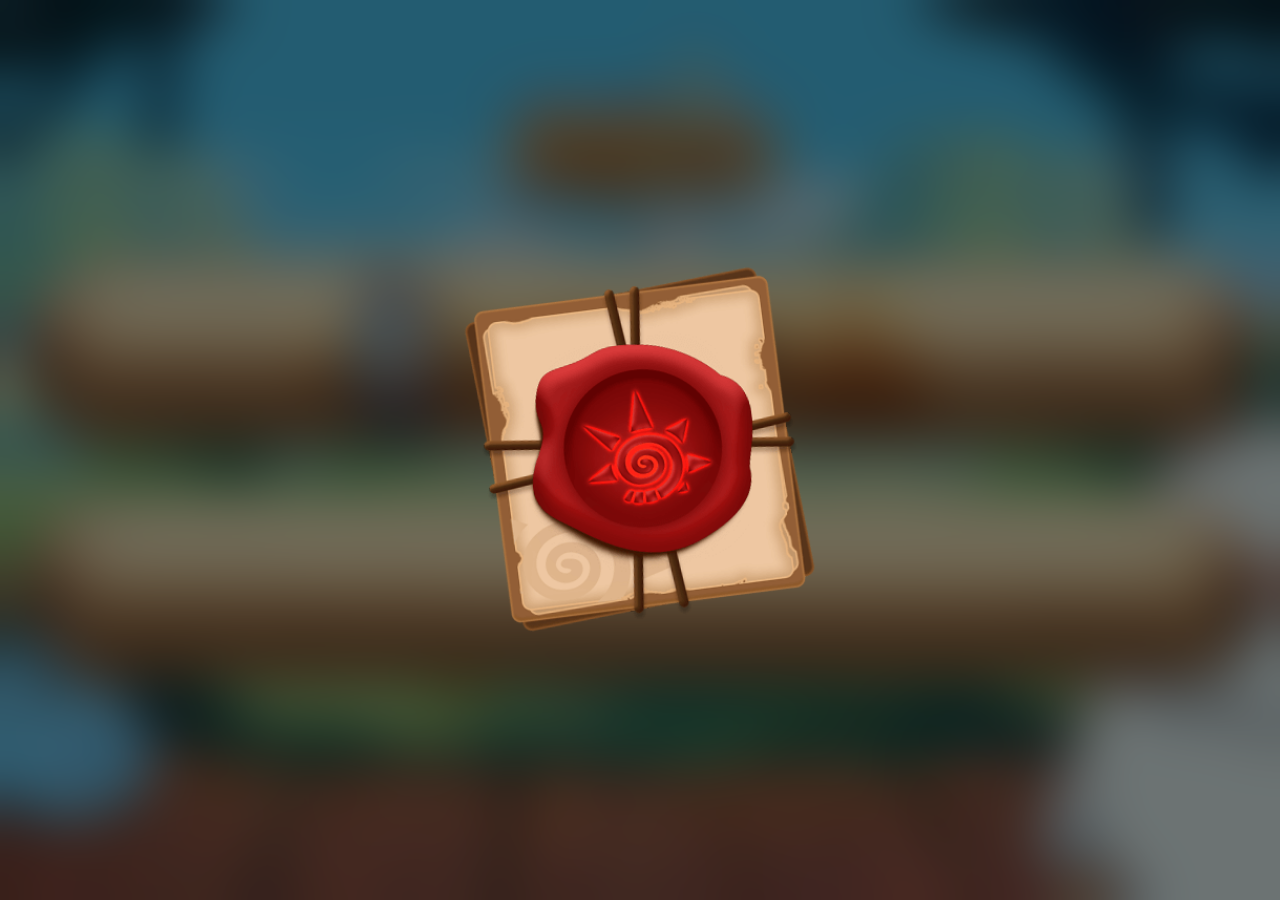
<file: index.html>
<!DOCTYPE html>
<html lang="zh-TW">

  <head>
    <meta charset="UTF-8">
    <meta http-equiv="X-UA-Compatible" content="IE=edge">
    <meta name="viewport" content="width=device-width, initial-scale=1.0">
    <title>童話世界 - 資料片</title>
    <meta name="description" content="雷爵 2023 年軟甜超萌手遊「童話世界」資料片介紹，支援 iOS 及 Android 雙平台。">
    <meta name="keywords" content="雷爵, 搖滾火箭, 手遊, APP, 童話世界, iOS, Android, download, 下載, 雪怪, 彩虹城, 資料片, 人魚之淚">
    <!-- FB 社群分享 -->
    <meta property="og:locale" content="zh_TW">
    <meta property="og:title" content="童話世界 - 資料片">
    <meta property="og:type" content="website">
    <meta property="og:description" content="雷爵 2023 年軟甜超萌手遊「童話世界」資料片介紹，支援 iOS 及 Android 雙平台。">
    <meta property="og:url" content="活動網址">
    <meta property="og:image" content="assets/images/fb-1200x630.png"><!--圖檔路徑需改成絕對路徑-->
    <meta property="og:site_name" content="童話世界 - APP 下載">
    <script src="assets/js/jquery-3.6.4.min.js"></script>
    <link rel="stylesheet" href="assets/css/all.css">
  </head>

  <body>


    <div class="overlay">
      <div class="mark"></div>
      <!-- <img src="assets/images/mark.png"> -->
    </div>


    <div class="bottom-bg">

      <div class="ossian">


        <!-- 遊戲LOGO............................................................. -->
        <figure class="game-logo">
          <img src="assets/images/logo.png" alt="童話世界的LOGO">
        </figure>



        <!-- 全部卷軸-人魚之淚..................................................... -->
        <div class="reels">



          <!-- 第一組卷軸......................................................... -->
          <div class="reel">
            <!-- 卷軸未展開的狀態.................................................. -->
            <div class="reel-img">
              <picture>
                <source srcset="assets/images/reel-m.png" media="(max-width: 880px)">
                <img src="assets/images/reel.png" alt="卷軸">
              </picture>
              <picture>
                <source srcset="assets/images/puk-1-m.png" media="(max-width: 880px)">
                <img src="assets/images/puk-1.png" alt="資料片-人魚之淚" class="data-1">
              </picture>
            </div>
            <!-- 卷軸展開的內容................................................... -->
            <div class="reel-content">
              <!-- 前言........................................................ -->
              <div class="copywriting">
                <div>
                  <div>深海傳出的優美歌聲，<span class="m-break">海中浮現的觸手身影。</span></div>
                  <div>王子、公主、魔女，<span class="m-break">愛恨糾葛的命運。</span></div>
                  <div>失落的大海秘寶，賦予力量覺醒。</div>
                  <div>隨身攜帶三叉戟的鯊魚女孩，<span class="m-break">四處尋找獵物。</span></div>
                  <div>史蓋窩克海那不為人知的祕密<span class="m-break">即將展現在各位觀眾面前。</span></div>
                </div>
              </div>
              <div class="yellow-bg">
                <!-- 故事背景.................................................... -->
                <div class="yellow-white-bg">
                  <figure class="wax-seal"><img src="assets/images/wax-seal.png" alt="蠟封"></figure>
                  <div class="content">
                    <dl class="fishing-prince">
                      <dd>
                        <h2 class="article-title title-1"><span>故事背景</span></h2>
                        <div>
                          <article class="fire">
                            相傳在史蓋窩克海岸附近有一名得到傳說中天才釣手「<em>九瓶</em>」真傳的少年，從小接受祖父的訓練，故年紀輕輕擁有一般人無法達到的高超釣魚技藝，深知各種魚類的生態。在海中大快朵頤享受垂釣成果。人們因那無人可敵的高超釣技，尊稱「<em>釣魚王子</em>」。
                          </article>
                          <p class="fire">
                            但這名少年卻在每逢月圓之夜，總是一人駕駛小船出海偷偷潛入海中，消失不見蹤影。然而當人們快遺忘他之時，卻帶著驚人財寶、稀有的海洋生物出現在眾人面前。深海傳出的優美歌聲，海中浮現的觸手身影，失落的大海秘寶，賦予力量覺醒。隨身攜帶三叉戟的鯊魚女孩，四處尋找獵物。史蓋窩克海那不為人知的祕密即將展現在各位觀眾面前。
                          </p>
                        </div>
                      </dd>
                      <dd>
                        <img src="assets/images/fishing-prince.png">
                      </dd>
                    </dl>
                  </div>
                </div>
                <!-- 史蓋窩克海.................................................. -->
                <div class="yellow-white-bg pb-2">
                  <figure class="wax-seal"><img src="assets/images/wax-seal.png" alt="蠟封"></figure>
                  <div class="content">
                    <h2 class="article-title title-2"><span>史蓋窩克海</span></h2>
                    <p>
                      <!-- <figure class="sgwk"><img src="assets/images/conch.png" alt="史蓋窩克海"></figure> -->
                      全新冒險地區，終年被迷霧隱藏的神秘海域終於重現人間。
                    </p>
                    <div class="deep">
                      <h3>探險六步驟</h3>
                      <dl class="screenshot">
                        <dd>
                          <figure>
                            <img src="assets/images/s-1.png" alt="在廣場前往大陸傳送門">
                            <figcaption>在廣場前往大陸傳送門</figcaption>
                          </figure>
                        </dd>
                        <dd>
                          <figure>
                            <img src="assets/images/s-2.png" alt="史蓋窩克海">
                            <figcaption>打開世界地圖，將可看到全新地區「史蓋窩克海」</figcaption>
                          </figure>
                        </dd>
                        <dd>
                          <figure>
                            <img src="assets/images/v-1.png" alt="進入「史蓋窩克海」">
                            <figcaption>進入「史蓋窩克海」</figcaption>
                          </figure>
                        </dd>
                        <dd>
                          <figure>
                            <img src="assets/images/v-2.png" alt="尋找魚人守衛">
                            <figcaption>尋找魚人守衛</figcaption>
                          </figure>
                        </dd>
                        <dd>
                          <figure>
                            <img src="assets/images/v-3.png" alt="可選擇海域困難度">
                            <figcaption>可選擇海域困難度</figcaption>
                          </figure>
                        </dd>
                        <dd>
                          <figure>
                            <img src="assets/images/v-4.png" alt="進入海域後，將可開始探險">
                            <figcaption>進入海域後，將可開始探險</figcaption>
                          </figure>
                        </dd>
                      </dl>
                    </div>
                    <ul class="gossip">
                      <li>
                        <h4>小道消息一</h4>在海中需要食用氧氣泡泡糖，才能獲得收穫。
                      </li>
                      <li>
                        <h4>小道消息二</h4>烏蘇拉開了一間商店，裡面有各種奇珍異寶。
                      </li>
                      <li>
                        <h4>小道消息三</h4>海域地形複雜，小心迷路。
                      </li>
                      <li>
                        <h4>小道消息四</h4>海域幻獸很強，沒有一定實力要小心。
                      </li>
                      <li>
                        <h4>小道消息五</h4>海域最深處，有神秘的強敵存在。
                      </li>
                      <li>
                        <h4>小道消息六</h4>傳聞海域中有「工作」築地正在建造中，或許未來人人有工作的機會存在。
                      </li>
                    </ul>
                  </div>
                </div>
                <!-- 祕寶背景.................................................... -->
                <div class="yellow-white-bg">
                  <figure class="wax-seal"><img src="assets/images/wax-seal.png" alt="蠟封"></figure>
                  <div class="content">
                    <h2 class="article-title title-3"><span>祕寶系統</span></h2>
                    <figure class="sgwk-title"><img src="assets/images/note.png" alt="暫定人魚之淚資料片第二次更新開放"></figure>
                    <figure class="sgwk"><img src="assets/images/conch.png" alt="史蓋窩克海"></figure>
                    
                    <p class="fire">
                      世界是一體兩面，一面是由各種故事所聚集而成的童話世界，另外一面是創世神所在的真實世界。每一篇故事的誕生，將會在真實世界中進行流傳。當人望達到一定程度，這篇故事，將會凝聚出一股神秘力量反饋到童話世界中。
                    </p>
                    <p class="fire">
                      今日，傳說失落文明「<em>亞特蘭迪斯</em>」的偉大祕寶「<em>神鰭海螺</em>」。將在史蓋窩克海地區再次展現威能!!相傳只要付出智商，就可以獲得任何解答。具備不可思議的魔法之力。</p>
                    <h3>祕寶「<span class="orange">神鰭海螺</span>」</h3>
                    <p class="fire">冒險者，可前往「<em>史蓋窩克海</em>」地區，擊敗出沒在此區域的幻獸將可獲得指定材料道具，收集一定數量即可解放祕寶之力，同時這些材料道具也可以提升祕寶能力。
                    </p>
                    <ul class="gossip pt-1-pb-1">
                      <li>
                        <h4>小道消息一</h4>傳說中水之女神就是因為使用了太多「神鰭海螺」，導致...
                      </li>
                      <li>
                        <h4>小道消息二</h4>祕寶非只有一種，在這個世界上還存在著許許多多的祕寶等待冒險者挖掘
                      </li>
                      <li>
                        <h4>小道消息三</h4>祕寶可提升幻獸的能力，其效果每種祕寶均為不同。透過各種搭配可變換多種玩法與策略
                      </li>
                    </ul>
                  </div>
                </div>
                <!-- 幻獸介紹.................................................... -->
                <div class="yellow-white-bg">
                  <figure class="wax-seal"><img src="assets/images/wax-seal.png" alt="蠟封"></figure>
                  <div class="content">
                    <h2 class="article-title title-4"><span>幻獸介紹</span></h2>
                    <!-- 人魚公主 -->
                    <div class="eudemons-rows">
                      <div>
                        <div class="water-bg">
                          <div class="eudemons mermaid">
                            <img src="assets/images/mermaid-1.png" alt="人魚公主">
                          </div>
                          <div class="buttons button1">
                            <button class="tag-water" data-image="assets/images/mermaid-1.png"
                              data-text="海洋之音(水屬性)；指定條件：目標身上持有降攻效果。"><!--水屬性--></button>
                            <button class="tag-fire" data-image="assets/images/mermaid-2.png"
                              data-text="熱情狂歌(火屬性)；指定條件：目標身上持有降防效果。"><!--火屬性--></button>
                            <button class="tag-wind" data-image="assets/images/mermaid-3.png"
                              data-text="翡翠呢喃(風屬性)；指定條件：目標身上持有緩速效果。"><!--風屬性--></button>
                          </div>
                        </div>
                      </div>
                      <div>
                        <h3>種族</h3>
                        <p>人魚</p>
                        <h3>固有奧義</h3>
                        <p>
                          攻擊敵方1排，並隨機魅惑1名敵人，被魅惑對象會幫助攻擊敵人，如達成指定條件(依據屬性有不同條件)，則魅惑回合數提升。
                        <div class="textContent1">海洋之音(水屬性)；指定條件：目標身上持有降攻效果。</div>
                        </p>
                      </div>
                      <div>
                        <h3>簡介</h3>
                        <p>
                          傳說中的生物，相傳擁有天籟般的歌喉，任何人聽了都會沉淪迷失在那美妙的聲音中無法自拔，故時常發生水手傾聽失神，使航船觸礁沉沒。在人魚世界中有一名年輕的人魚，對人類世界充滿了好奇心，時常在月圓之夜偷偷游到海面去，趴在礁岩上望著米司特里亞大陸。
                        </p>
                      </div>
                    </div>
                    <!-- 寄居蟹 -->
                    <div class="eudemons-rows">
                      <div>
                        <div class="water-bg">
                          <div class="eudemons hermit-crab">
                            <img src="assets/images/hermit-crab-1.png" alt="寄居蟹">
                          </div>
                          <div class="buttons button2">
                            <button class="tag-water" data-image="assets/images/hermit-crab-1.png"
                              data-text="蟹甲衝擊(水屬性)；效果：提升自身暴擊抵抗"><!--水屬性--></button>
                            <button class="tag-fire" data-image="assets/images/hermit-crab-2.png"
                              data-text="炙燒飛輪(火屬性)；效果：提升自身檔格率"><!--火屬性--></button>
                            <button class="tag-wind" data-image="assets/images/hermit-crab-3.png"
                              data-text="楓葉飛車(風屬性)；效果：提升自身異常抵抗"><!--風屬性--></button>
                          </div>
                        </div>
                      </div>
                      <div>
                        <h3>種族</h3>
                        <p>寄居蟹</p>
                        <h3>固有奧義</h3>
                        <p>
                          攻擊敵方1人，並同時提升自身某項能力(依據屬性有不同效果)、玩家獲得一次傷害減免。
                        <div class="textContent2">蟹甲衝擊(水屬性)效果：提升自身暴擊抵抗</div>
                        </p>
                      </div>
                      <div>
                        <h3>簡介</h3>
                        <p>
                          強力的雙鉗、無論是沙灘、珊瑚礁、海岸線至深海海底的不同深度海水中隨處可見。
                        </p>
                      </div>
                    </div>
                    <!-- 魚人精靈 -->
                    <div class="eudemons-rows">
                      <div>
                        <div class="water-bg">
                          <div class="eudemons elves">
                            <img src="assets/images/elves-1.png" alt="魚人精靈">
                          </div>
                          <div class="buttons button3">
                            <button class="tag-water" data-image="assets/images/elves-1.png"
                              data-text="蔚藍加護(水屬性)；指定條件：目標身上持有降攻效果。"><!--水屬性--></button>
                            <button class="tag-fire" data-image="assets/images/elves-2.png"
                              data-text="赤色祈禱(火屬性)；指定條件：目標身上持有降防效果。"><!--火屬性--></button>
                            <button class="tag-wind" data-image="assets/images/elves-3.png"
                              data-text="千葉祝福(風屬性)；指定條件：目標身上持有緩速效果。"><!--風屬性--></button>
                          </div>
                        </div>
                      </div>
                      <div>
                        <h3>種族</h3>
                        <p>魚人</p>
                        <h3>固有奧義</h3>
                        <p>
                          攻擊敵方1人，並同時回復玩家一定生命值，如達成指定條件(依據屬性有不同條件)，則恢復力提升。
                        <div class="textContent3"><span class="orange">蔚藍加護(水屬性)</span><br>指定條件：目標身上持有降攻效果。</div>
                        </p>
                      </div>
                      <div>
                        <h3>簡介</h3>
                        <p>
                          夢幻的種族。外貌具有一半人和一半魚的特徵，可生活在陸地與海中。多數魚人族喜好和平，因受到海洋的祝福，故可以使用治癒系的能力，深受海洋世界生物的喜愛，天生擁有強健的體魄，故有些魚人族具有極高的戰鬥能力。
                        </p>
                      </div>
                    </div>
                    <!-- 釣魚王子 -->
                    <div class="eudemons-rows">
                      <div>
                        <div class="water-bg">
                          <div class="eudemons prince">
                            <img src="assets/images/prince-1.png" alt="釣魚王子">
                          </div>
                          <div class="buttons button4">
                            <button class="tag-water" data-image="assets/images/prince-1.png"><!--水屬性--></button>
                            <button class="tag-fire" data-image="assets/images/prince-2.png"><!--火屬性--></button>
                            <button class="tag-wind" data-image="assets/images/prince-3.png"><!--風屬性--></button>
                          </div>
                        </div>
                      </div>
                      <div>
                        <h3>種族</h3>
                        <p>獸鬥士</p>
                        <h3>固有奧義</h3>
                        <p>路亞九釣；效果：攻擊敵方1排，獲得一層路亞九釣效果，累積2層，可立即減少幻獸本身所有正在CD時間中的學習技能(最多減少 X回合)。</p>
                      </div>
                      <div>
                        <h3>簡介</h3>
                        <p>
                          相傳在史蓋窩克海岸附近有一名得到傳說中天才釣手「九瓶」真傳的少年，從小接受祖父的訓練，故年紀輕輕擁有一般人無法達到的高超釣魚技藝，深知各種魚類的生態。在海中大快朵頤享受垂釣成果。人們因那無人可敵的高超釣技，尊稱「釣魚王子」
                        </p>
                      </div>
                    </div>
                  </div>
                </div>
              </div>
            </div>
          </div>



          <!-- 第二組卷軸-天方夜譚.................................................. -->
          <div class="reel">
            <!-- 卷軸未展開的狀態................................................... -->
            <div class="reel-img">
              <picture>
                <source srcset="assets/images/reel-m.png" media="(max-width: 880px)">
                <img src="assets/images/reel.png" alt="卷軸">
              </picture>
              <!-- <picture>
            <source srcset="assets/images/puk-2-m.png" media="(max-width: 880px)">
            <img src="assets/images/puk-2.png" alt="資料片-天方夜譚" class="data-1">
          </picture> -->
            </div>
            <!-- 卷軸展開的內容................................................... -->
            <div class="reel-content">
              <div class="yellow-bg">
                <h2 style="margin:0 auto; padding: 1em 1rem; font-size: 2.5em;">- 敬請期待 -</h2>
              </div>
            </div>
          </div>
        </div><!--.reels end-->



      </div><!--.ossian edn-->
    </div><!--.bottom-bg end-->

    <script>
      $(document).ready(function () {


        // 取得 .overlay 和 .mark 物件
        var $overlay = $('.overlay');
        var $mark = $('.mark');

        // 綁定點擊 .mark 的事件處理函數
        $mark.click(function () {
          // 執行動畫效果
          $mark.animate({
            transform: 'scale(1)',
            width: '300%',
            height: '300%',
            opacity: 0,
          }, 500);

          $overlay.fadeOut(1000, function () {
            // 動畫結束後，將 .overlay 隱藏
            $overlay.css('display', 'none');
          });
        });


        // 預設將卷軸的內容收闔
        $('.reel-content').hide();
        // 點選卷軸的圖檔時，檢查當時內容是否有展開
        $('.reel-img').click(function () {
          // 檢查是否已展開
          if ($(this).next().is(':visible')) {
            // 已展開，關閉它
            $(this).next().slideUp("slow");
          } else {
            // 未展開，關閉其它所有面板，再展開它
            $('.reel-content').slideUp("slow");
            $(this).next().slideDown("slow");
          }
        });


        // 幻獸的屬性切換
        function imageTransition(a, b, c) {
          var defaultImage = $(b + ' button:first-of-type').data('image');
          $(a + ' img').attr('src', defaultImage).animate({ left: '0', opacity: 1 }, 500);

          // 新增更新 .textContent 的程式碼
          var defaultText = $(b + ' button:first-of-type').data('text');
          $(c).text(defaultText);

          $(b + ' button').off('click', b + ' button').on('click', function () {
            var image = $(this).data('image');
            $(a + ' img').animate({ left: '50px', opacity: 0 }, 500, function () {
              $(this).attr('src', image).css({ left: '-50px' }).animate({ left: '0', opacity: 1 }, 500);
            });

            // 新增更新 .textContent 的程式碼
            var text = $(this).data('text');
            $(c).text(text);
          });
        }

        // 呼叫函式，載入美人魚
        imageTransition('.mermaid', '.button1', '.textContent1');
        // 呼叫函式，載入寄居蟹
        imageTransition('.hermit-crab', '.button2', '.textContent2');
        // 呼叫函式，載入魚人精靈
        imageTransition('.elves', '.button3', '.textContent3');
        // 呼叫函式，載入釣魚王子
        imageTransition('.prince', '.button4', '');


      });
    </script>
  </body>

</html>
</file>
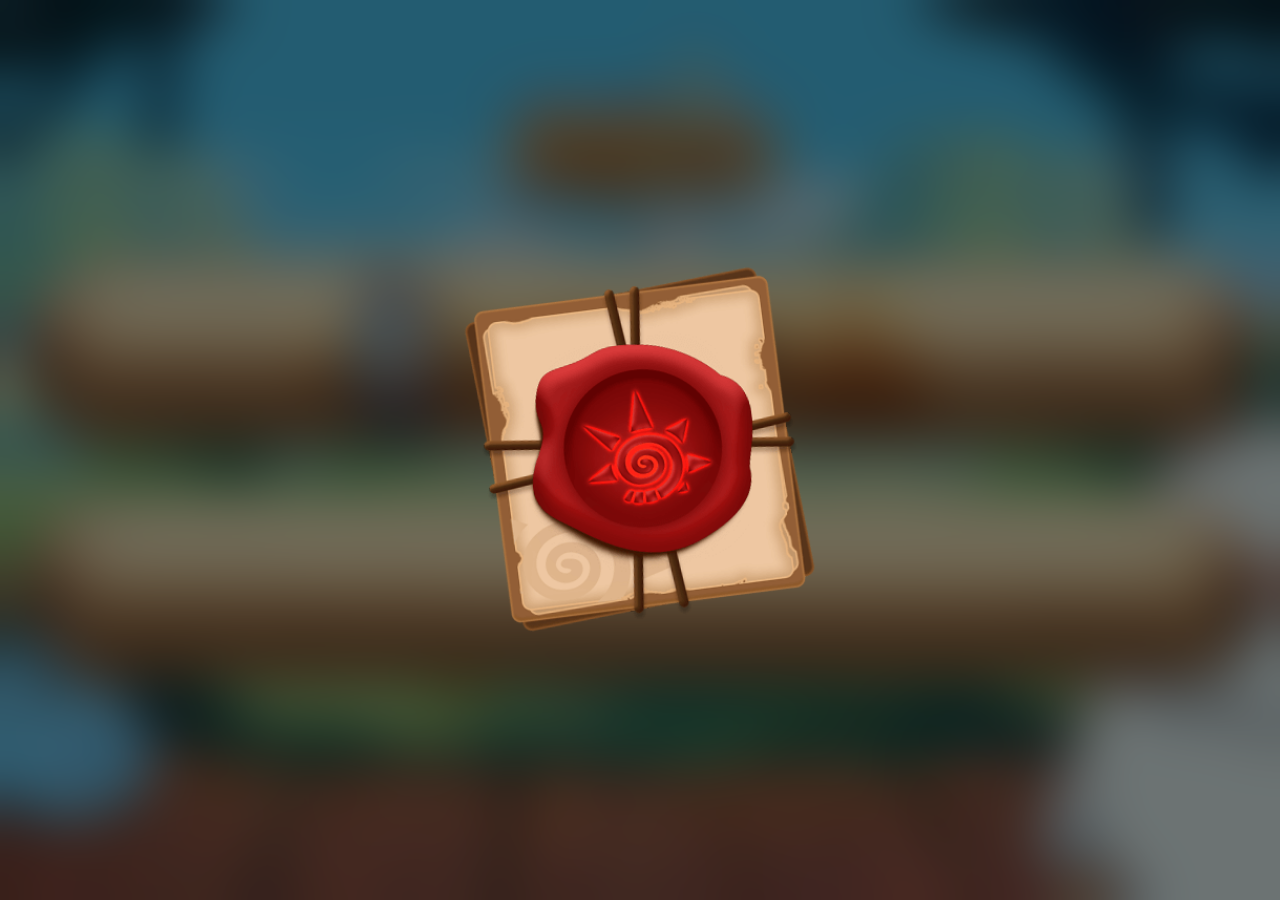
<file: test.html>
<!DOCTYPE html>
<html lang="zh-TW">

  <head>
    <meta charset="UTF-8">
    <meta http-equiv="X-UA-Compatible" content="IE=edge">
    <meta name="viewport" content="width=device-width, initial-scale=1.0">
    <title>童話世界 - 資料片</title>
    <meta name="description" content="雷爵 2023 年軟甜超萌手遊「童話世界」資料片介紹，支援 iOS 及 Android 雙平台。">
    <meta name="keywords" content="雷爵, 搖滾火箭, 手遊, APP, 童話世界, iOS, Android, download, 下載, 雪怪, 彩虹城, 資料片, 人魚之淚">
    <!-- FB 社群分享 -->
    <meta property="og:locale" content="zh_TW">
    <meta property="og:title" content="童話世界 - 資料片">
    <meta property="og:type" content="website">
    <meta property="og:description" content="雷爵 2023 年軟甜超萌手遊「童話世界」資料片介紹，支援 iOS 及 Android 雙平台。">
    <meta property="og:url" content="活動網址">
    <meta property="og:image" content="assets/images/fb-1200x630.png"><!--圖檔路徑需改成絕對路徑-->
    <meta property="og:site_name" content="童話世界 - APP 下載">
    <script src="assets/js/jquery-3.6.4.min.js"></script>
    <link rel="stylesheet" href="assets/css/all.css">
  </head>

  <body>


    <div class="overlay">
      <div class="mark"></div>
      <!-- <img src="assets/images/mark.png"> -->
    </div>


    <div class="bottom-bg">

      <div class="ossian">


        <!-- 遊戲LOGO............................................................. -->
        <figure class="game-logo">
          <img src="assets/images/logo.png" alt="童話世界的LOGO">
        </figure>



        <!-- 全部卷軸-人魚之淚..................................................... -->
        <div class="reels">



          <!-- 第一組卷軸......................................................... -->
          <div class="reel">
            <!-- 卷軸未展開的狀態.................................................. -->
            <div class="reel-img">
              <picture>
                <source srcset="assets/images/reel-m.png" media="(max-width: 880px)">
                <img src="assets/images/reel.png" alt="卷軸">
              </picture>
              <picture>
                <source srcset="assets/images/puk-1-m.png" media="(max-width: 880px)">
                <img src="assets/images/puk-1.png" alt="資料片-人魚之淚" class="data-1">
              </picture>
            </div>
            <!-- 卷軸展開的內容................................................... -->
            <div class="reel-content">
              <!-- 前言........................................................ -->
              <div class="copywriting">
                <div>
                  <div>深海傳出的優美歌聲，<span class="m-break">海中浮現的觸手身影。</span></div>
                  <div>王子、公主、魔女，<span class="m-break">愛恨糾葛的命運。</span></div>
                  <div>失落的大海秘寶，賦予力量覺醒。</div>
                  <div>隨身攜帶三叉戟的鯊魚女孩，<span class="m-break">四處尋找獵物。</span></div>
                  <div>史蓋窩克海那不為人知的祕密<span class="m-break">即將展現在各位觀眾面前。</span></div>
                </div>
              </div>
              <div class="yellow-bg">
                <!-- 故事背景.................................................... -->
                <div class="yellow-white-bg">
                  <figure class="wax-seal"><img src="assets/images/wax-seal.png" alt="蠟封"></figure>
                  <div class="content">
                    <dl class="fishing-prince">
                      <dd>
                        <h2 class="article-title title-1"><span>故事背景</span></h2>
                        <div>
                          <article class="fire">
                            相傳在史蓋窩克海岸附近有一名得到傳說中天才釣手「<em>九瓶</em>」真傳的少年，從小接受祖父的訓練，故年紀輕輕擁有一般人無法達到的高超釣魚技藝，深知各種魚類的生態。在海中大快朵頤享受垂釣成果。人們因那無人可敵的高超釣技，尊稱「<em>釣魚王子</em>」。
                          </article>
                          <p class="fire">
                            但這名少年卻在每逢月圓之夜，總是一人駕駛小船出海偷偷潛入海中，消失不見蹤影。然而當人們快遺忘他之時，卻帶著驚人財寶、稀有的海洋生物出現在眾人面前。深海傳出的優美歌聲，海中浮現的觸手身影，失落的大海秘寶，賦予力量覺醒。隨身攜帶三叉戟的鯊魚女孩，四處尋找獵物。史蓋窩克海那不為人知的祕密即將展現在各位觀眾面前。
                          </p>
                        </div>
                      </dd>
                      <dd>
                        <img src="assets/images/fishing-prince.png">
                      </dd>
                    </dl>
                  </div>
                </div>
                <!-- 史蓋窩克海.................................................. -->
                <div class="yellow-white-bg pb-2">
                  <figure class="wax-seal"><img src="assets/images/wax-seal.png" alt="蠟封"></figure>
                  <div class="content">
                    <h2 class="article-title title-2"><span>史蓋窩克海</span></h2>
                    <p>
                      <!-- <figure class="sgwk"><img src="assets/images/conch.png" alt="史蓋窩克海"></figure> -->
                      全新冒險地區，終年被迷霧隱藏的神秘海域終於重現人間。
                    </p>
                    <div class="deep">
                      <h3>探險六步驟</h3>
                      <dl class="screenshot">
                        <dd>
                          <figure>
                            <img src="assets/images/s-1.png" alt="在廣場前往大陸傳送門">
                            <figcaption>在廣場前往大陸傳送門</figcaption>
                          </figure>
                        </dd>
                        <dd>
                          <figure>
                            <img src="assets/images/s-2.png" alt="史蓋窩克海">
                            <figcaption>打開世界地圖，將可看到全新地區「史蓋窩克海」</figcaption>
                          </figure>
                        </dd>
                        <dd>
                          <figure>
                            <img src="assets/images/v-1.png" alt="進入「史蓋窩克海」">
                            <figcaption>進入「史蓋窩克海」</figcaption>
                          </figure>
                        </dd>
                        <dd>
                          <figure>
                            <img src="assets/images/v-2.png" alt="尋找魚人守衛">
                            <figcaption>尋找魚人守衛</figcaption>
                          </figure>
                        </dd>
                        <dd>
                          <figure>
                            <img src="assets/images/v-3.png" alt="可選擇海域困難度">
                            <figcaption>可選擇海域困難度</figcaption>
                          </figure>
                        </dd>
                        <dd>
                          <figure>
                            <img src="assets/images/v-4.png" alt="進入海域後，將可開始探險">
                            <figcaption>進入海域後，將可開始探險</figcaption>
                          </figure>
                        </dd>
                      </dl>
                    </div>
                    <ul class="gossip">
                      <li>
                        <h4>小道消息一</h4>在海中需要食用氧氣泡泡糖，才能獲得收穫。
                      </li>
                      <li>
                        <h4>小道消息二</h4>烏蘇拉開了一間商店，裡面有各種奇珍異寶。
                      </li>
                      <li>
                        <h4>小道消息三</h4>海域地形複雜，小心迷路。
                      </li>
                      <li>
                        <h4>小道消息四</h4>海域幻獸很強，沒有一定實力要小心。
                      </li>
                      <li>
                        <h4>小道消息五</h4>海域最深處，有神秘的強敵存在。
                      </li>
                      <li>
                        <h4>小道消息六</h4>傳聞海域中有「工作」築地正在建造中，或許未來人人有工作的機會存在。
                      </li>
                    </ul>
                  </div>
                </div>
                <!-- 祕寶背景.................................................... -->
                <div class="yellow-white-bg">
                  <figure class="wax-seal"><img src="assets/images/wax-seal.png" alt="蠟封"></figure>
                  <div class="content">
                    <h2 class="article-title title-3"><span>祕寶系統</span></h2>
                    <figure class="sgwk"><img src="assets/images/conch.png" alt="史蓋窩克海"></figure>
                    <p class="fire">
                      世界是一體兩面，一面是由各種故事所聚集而成的童話世界，另外一面是創世神所在的真實世界。每一篇故事的誕生，將會在真實世界中進行流傳。當人望達到一定程度，這篇故事，將會凝聚出一股神秘力量反饋到童話世界中。
                    </p>
                    <p class="fire">
                      今日，傳說失落文明「<em>亞特蘭迪斯</em>」的偉大祕寶「<em>神鰭海螺</em>」。將在史蓋窩克海地區再次展現威能!!相傳只要付出智商，就可以獲得任何解答。具備不可思議的魔法之力。</p>
                    <h3>祕寶「<span class="orange">神鰭海螺</span>」</h3>
                    <p class="fire">冒險者，可前往「<em>史蓋窩克海</em>」地區，擊敗出沒在此區域的幻獸將可獲得指定材料道具，收集一定數量即可解放祕寶之力，同時這些材料道具也可以提升祕寶能力。
                    </p>
                    <ul class="gossip pt-1-pb-1">
                      <li>
                        <h4>小道消息一</h4>傳說中水之女神就是因為使用了太多「神鰭海螺」，導致...
                      </li>
                      <li>
                        <h4>小道消息二</h4>祕寶非只有一種，在這個世界上還存在著許許多多的祕寶等待冒險者挖掘
                      </li>
                      <li>
                        <h4>小道消息三</h4>祕寶可提升幻獸的能力，其效果每種祕寶均為不同。透過各種搭配可變換多種玩法與策略
                      </li>
                    </ul>
                  </div>
                </div>
                <!-- 幻獸介紹.................................................... -->
                <div class="yellow-white-bg">
                  <figure class="wax-seal"><img src="assets/images/wax-seal.png" alt="蠟封"></figure>
                  <div class="content">
                    <h2 class="article-title title-4"><span>幻獸介紹</span></h2>
                    <!-- 人魚公主 -->
                    <div class="eudemons-rows">
                      <div>
                        <div class="water-bg">
                          <div class="eudemons mermaid">
                            <img src="assets/images/mermaid-1.png" alt="人魚公主">
                          </div>
                          <div class="buttons button1">
                            <button class="tag-water" data-image="assets/images/mermaid-1.png" data-text="海洋之音(水屬性)；指定條件：目標身上持有降攻效果。"><!--水屬性--></button>
                            <button class="tag-fire" data-image="assets/images/mermaid-2.png" data-text="熱情狂歌(火屬性)；指定條件：目標身上持有降攻效果。"><!--火屬性--></button>
                            <button class="tag-wind" data-image="assets/images/mermaid-3.png" data-text="翡翠呢喃(風屬性)；指定條件：目標身上持有降攻效果。"><!--風屬性--></button>
                          </div>
                        </div>
                      </div>
                      <div>
                        <h3>種族</h3>
                        <p>人魚</p>
                        <h3>固有奧義</h3>
                        <p>
                          攻擊敵方1排，並隨機魅惑1名敵人，被魅惑對象會幫助攻擊敵人，如達成指定條件(依據屬性有不同條件)，則魅惑回合數提升。
                        <div class="textContent1">海洋之音(水屬性)指定條件：目標身上持有降攻效果。</div>
                        </p>
                      </div>
                      <div>
                        <h3>簡介</h3>
                        <p>
                          傳說中的生物，相傳擁有天籟般的歌喉，任何人聽了都會沉淪迷失在那美妙的聲音中無法自拔，故時常發生水手傾聽失神，使航船觸礁沉沒。在人魚世界中有一名年輕的人魚，對人類世界充滿了好奇心，時常在月圓之夜偷偷游到海面去，趴在礁岩上望著米司特里亞大陸。
                        </p>
                      </div>
                    </div>
                    <!-- 寄居蟹 -->
                    <div class="eudemons-rows">
                      <div>
                        <div class="water-bg">
                          <div class="eudemons hermit-crab">
                            <img src="assets/images/hermit-crab-1.png" alt="寄居蟹">
                          </div>
                          <div class="buttons button2">
                            <button class="tag-water" data-image="assets/images/hermit-crab-1.png" data-text="蟹甲衝擊(水屬性)；效果：提升自身暴擊抵抗"><!--水屬性--></button>
                            <button class="tag-fire" data-image="assets/images/hermit-crab-2.png" data-text="炙燒飛輪(火屬性)；效果：提升自身檔格率"><!--火屬性--></button>
                            <button class="tag-wind" data-image="assets/images/hermit-crab-3.png" data-text="楓葉飛車(風屬性)；效果：提升自身異常抵抗"><!--風屬性--></button>
                          </div>
                        </div>
                      </div>
                      <div>
                        <h3>種族</h3>
                        <p>寄居蟹</p>
                        <h3>固有奧義</h3>
                        <p>
                          攻擊敵方1人，並同時提升自身某項能力(依據屬性有不同效果)、玩家獲得一次傷害減免。
                          <div class="textContent2">蟹甲衝擊(水屬性)效果：提升自身暴擊抵抗</div>
                        </p>
                      </div>
                      <div>
                        <h3>簡介</h3>
                        <p>
                          強力的雙鉗、無論是沙灘、珊瑚礁、海岸線至深海海底的不同深度海水中隨處可見。
                        </p>
                      </div>
                    </div>
                    <!-- 魚人精靈 -->
                    <div class="eudemons-rows">
                      <div>
                        <div class="water-bg">
                          <div class="eudemons elves">
                            <img src="assets/images/elves-1.png" alt="魚人精靈">
                          </div>
                          <div class="buttons button3">
                            <button class="tag-water" data-image="assets/images/elves-1.png" data-text="蔚藍加護(水屬性)；指定條件：目標身上持有降攻效果。"><!--水屬性--></button>
                            <button class="tag-fire" data-image="assets/images/elves-2.png" data-text="赤色祈禱(火屬性)；指定條件：目標身上持有降防效果。"><!--火屬性--></button>
                            <button class="tag-wind" data-image="assets/images/elves-3.png" data-text="千葉祝福(風屬性)；指定條件：目標身上持有緩速效果。"><!--風屬性--></button>
                          </div>
                        </div>
                      </div>
                      <div>
                        <h3>種族</h3>
                        <p>魚人</p>
                        <h3>固有奧義</h3>
                        <p>
                          攻擊敵方1人，並同時回復玩家一定生命值，如達成指定條件(依據屬性有不同條件)，則恢復力提升。
                          <div class="textContent3"><span class="orange">蔚藍加護(水屬性)</span><br>指定條件：目標身上持有降攻效果。</div>
                        </p>
                      </div>
                      <div>
                        <h3>簡介</h3>
                        <p>
                          夢幻的種族。外貌具有一半人和一半魚的特徵，可生活在陸地與海中。多數魚人族喜好和平，因受到海洋的祝福，故可以使用治癒系的能力，深受海洋世界生物的喜愛，天生擁有強健的體魄，故有些魚人族具有極高的戰鬥能力。
                        </p>
                      </div>
                    </div>
                    <!-- 釣魚王子 -->
                    <div class="eudemons-rows">
                      <div>
                        <div class="water-bg">
                          <div class="eudemons prince">
                            <img src="assets/images/prince-1.png" alt="釣魚王子">
                          </div>
                          <div class="buttons button4">
                            <button class="tag-water" data-image="assets/images/prince-1.png"><!--水屬性--></button>
                            <button class="tag-fire" data-image="assets/images/prince-2.png"><!--火屬性--></button>
                            <button class="tag-wind" data-image="assets/images/prince-3.png"><!--風屬性--></button>
                          </div>
                        </div>
                      </div>
                      <div>
                        <h3>種族</h3>
                        <p>海獵人</p>
                        <h3>固有奧義</h3>
                        <p><span class="orange">路亞九釣</span><br>效果：攻擊敵方1排，並同時加速，如達成指定條件，可立即重置幻獸本身學習技CB時間。</p>
                      </div>
                      <div>
                        <h3>簡介</h3>
                        <p>
                          相傳在史蓋窩克海岸附近有一名得到傳說中天才釣手「九瓶」真傳的少年，從小接受祖父的訓練，故年紀輕輕擁有一般人無法達到的高超釣魚技藝，深知各種魚類的生態。在海中大快朵頤享受垂釣成果。人們因那無人可敵的高超釣技，尊稱「釣魚王子」
                        </p>
                      </div>
                    </div>
                  </div>
                </div>
              </div>
            </div>
          </div>



          <!-- 第二組卷軸-天方夜譚.................................................. -->
          <div class="reel">
            <!-- 卷軸未展開的狀態................................................... -->
            <div class="reel-img">
              <picture>
                <source srcset="assets/images/reel-m.png" media="(max-width: 880px)">
                <img src="assets/images/reel.png" alt="卷軸">
              </picture>
              <!-- <picture>
            <source srcset="assets/images/puk-2-m.png" media="(max-width: 880px)">
            <img src="assets/images/puk-2.png" alt="資料片-天方夜譚" class="data-1">
          </picture> -->
            </div>
            <!-- 卷軸展開的內容................................................... -->
            <div class="reel-content">
              <div class="yellow-bg">
                <h2 style="margin:0 auto; padding: 1em 1rem; font-size: 2.5em;">- 敬請期待 -</h2>
              </div>
            </div>
          </div>
        </div><!--.reels end-->



      </div><!--.ossian edn-->
    </div><!--.bottom-bg end-->

    <script>
      $(document).ready(function () {


        // 取得 .overlay 和 .mark 物件
        var $overlay = $('.overlay');
        var $mark = $('.mark');

        // 綁定點擊 .mark 的事件處理函數
        $mark.click(function () {
          // 執行動畫效果
          $mark.animate({
            transform: 'scale(1)',
            width: '300%',
            height: '300%',
            opacity: 0,
          }, 500);

          $overlay.fadeOut(1000, function () {
            // 動畫結束後，將 .overlay 隱藏
            $overlay.css('display', 'none');
          });
        });


        // 預設將卷軸的內容收闔
        $('.reel-content').hide();
        // 點選卷軸的圖檔時，檢查當時內容是否有展開
        $('.reel-img').click(function () {
          // 檢查是否已展開
          if ($(this).next().is(':visible')) {
            // 已展開，關閉它
            $(this).next().slideUp("slow");
          } else {
            // 未展開，關閉其它所有面板，再展開它
            $('.reel-content').slideUp("slow");
            $(this).next().slideDown("slow");
          }
        });


        // 幻獸的屬性切換
        function imageTransition(a, b, c) {
          var defaultImage = $(b + ' button:first-of-type').data('image');
          $(a + ' img').attr('src', defaultImage).animate({ left: '0', opacity: 1 }, 500);

          // 新增更新 .textContent 的程式碼
          var defaultText = $(b + ' button:first-of-type').data('text');
          $(c).text(defaultText);

          $(b + ' button').off('click', b + ' button').on('click', function () {
            var image = $(this).data('image');
            $(a + ' img').animate({ left: '50px', opacity: 0 }, 500, function () {
              $(this).attr('src', image).css({ left: '-50px' }).animate({ left: '0', opacity: 1 }, 500);
            });

            // 新增更新 .textContent 的程式碼
            var text = $(this).data('text');
            $(c).text(text);
          });
        }

        // 呼叫函式，載入美人魚
        imageTransition('.mermaid', '.button1', '.textContent1');
        // 呼叫函式，載入寄居蟹
        imageTransition('.hermit-crab', '.button2', '.textContent2');
        // 呼叫函式，載入魚人精靈
        imageTransition('.elves', '.button3', '.textContent3');
        // 呼叫函式，載入釣魚王子
        imageTransition('.prince', '.button4', '');


      });
    </script>
  </body>

</html>
</file>
<file: assets/css/all.css>
@charset "UTF-8";
/*! normalize.css v8.0.1 | MIT License | github.com/necolas/normalize.css */
/* Document
   ========================================================================== */
/**
 * 1. Correct the line height in all browsers.
 * 2. Prevent adjustments of font size after orientation changes in iOS.
 */
html {
  line-height: 1.15; /* 1 */
  -webkit-text-size-adjust: 100%; /* 2 */
}

/* Sections
   ========================================================================== */
/**
 * Remove the margin in all browsers.
 */
body {
  margin: 0;
}

/**
 * Render the `main` element consistently in IE.
 */
main {
  display: block;
}

/**
 * Correct the font size and margin on `h1` elements within `section` and
 * `article` contexts in Chrome, Firefox, and Safari.
 */
h1 {
  font-size: 2em;
  margin: 0.67em 0;
}

/* Grouping content
   ========================================================================== */
/**
 * 1. Add the correct box sizing in Firefox.
 * 2. Show the overflow in Edge and IE.
 */
hr {
  -webkit-box-sizing: content-box;
          box-sizing: content-box; /* 1 */
  height: 0; /* 1 */
  overflow: visible; /* 2 */
}

/**
 * 1. Correct the inheritance and scaling of font size in all browsers.
 * 2. Correct the odd `em` font sizing in all browsers.
 */
pre {
  font-family: monospace, monospace; /* 1 */
  font-size: 1em; /* 2 */
}

/* Text-level semantics
   ========================================================================== */
/**
 * Remove the gray background on active links in IE 10.
 */
a {
  background-color: transparent;
}

/**
 * 1. Remove the bottom border in Chrome 57-
 * 2. Add the correct text decoration in Chrome, Edge, IE, Opera, and Safari.
 */
abbr[title] {
  border-bottom: none; /* 1 */
  text-decoration: underline; /* 2 */
  -webkit-text-decoration: underline dotted;
          text-decoration: underline dotted; /* 2 */
}

/**
 * Add the correct font weight in Chrome, Edge, and Safari.
 */
b,
strong {
  font-weight: bolder;
}

/**
 * 1. Correct the inheritance and scaling of font size in all browsers.
 * 2. Correct the odd `em` font sizing in all browsers.
 */
code,
kbd,
samp {
  font-family: monospace, monospace; /* 1 */
  font-size: 1em; /* 2 */
}

/**
 * Add the correct font size in all browsers.
 */
small {
  font-size: 80%;
}

/**
 * Prevent `sub` and `sup` elements from affecting the line height in
 * all browsers.
 */
sub,
sup {
  font-size: 75%;
  line-height: 0;
  position: relative;
  vertical-align: baseline;
}

sub {
  bottom: -0.25em;
}

sup {
  top: -0.5em;
}

/* Embedded content
   ========================================================================== */
/**
 * Remove the border on images inside links in IE 10.
 */
img {
  border-style: none;
}

/* Forms
   ========================================================================== */
/**
 * 1. Change the font styles in all browsers.
 * 2. Remove the margin in Firefox and Safari.
 */
button,
input,
optgroup,
select,
textarea {
  font-family: inherit; /* 1 */
  font-size: 100%; /* 1 */
  line-height: 1.15; /* 1 */
  margin: 0; /* 2 */
}

/**
 * Show the overflow in IE.
 * 1. Show the overflow in Edge.
 */
button,
input { /* 1 */
  overflow: visible;
}

/**
 * Remove the inheritance of text transform in Edge, Firefox, and IE.
 * 1. Remove the inheritance of text transform in Firefox.
 */
button,
select { /* 1 */
  text-transform: none;
}

/**
 * Correct the inability to style clickable types in iOS and Safari.
 */
button,
[type=button],
[type=reset],
[type=submit] {
  -webkit-appearance: button;
}

/**
 * Remove the inner border and padding in Firefox.
 */
button::-moz-focus-inner,
[type=button]::-moz-focus-inner,
[type=reset]::-moz-focus-inner,
[type=submit]::-moz-focus-inner {
  border-style: none;
  padding: 0;
}

/**
 * Restore the focus styles unset by the previous rule.
 */
button:-moz-focusring,
[type=button]:-moz-focusring,
[type=reset]:-moz-focusring,
[type=submit]:-moz-focusring {
  outline: 1px dotted ButtonText;
}

/**
 * Correct the padding in Firefox.
 */
fieldset {
  padding: 0.35em 0.75em 0.625em;
}

/**
 * 1. Correct the text wrapping in Edge and IE.
 * 2. Correct the color inheritance from `fieldset` elements in IE.
 * 3. Remove the padding so developers are not caught out when they zero out
 *    `fieldset` elements in all browsers.
 */
legend {
  -webkit-box-sizing: border-box;
          box-sizing: border-box; /* 1 */
  color: inherit; /* 2 */
  display: table; /* 1 */
  max-width: 100%; /* 1 */
  padding: 0; /* 3 */
  white-space: normal; /* 1 */
}

/**
 * Add the correct vertical alignment in Chrome, Firefox, and Opera.
 */
progress {
  vertical-align: baseline;
}

/**
 * Remove the default vertical scrollbar in IE 10+.
 */
textarea {
  overflow: auto;
}

/**
 * 1. Add the correct box sizing in IE 10.
 * 2. Remove the padding in IE 10.
 */
[type=checkbox],
[type=radio] {
  -webkit-box-sizing: border-box;
          box-sizing: border-box; /* 1 */
  padding: 0; /* 2 */
}

/**
 * Correct the cursor style of increment and decrement buttons in Chrome.
 */
[type=number]::-webkit-inner-spin-button,
[type=number]::-webkit-outer-spin-button {
  height: auto;
}

/**
 * 1. Correct the odd appearance in Chrome and Safari.
 * 2. Correct the outline style in Safari.
 */
[type=search] {
  -webkit-appearance: textfield; /* 1 */
  outline-offset: -2px; /* 2 */
}

/**
 * Remove the inner padding in Chrome and Safari on macOS.
 */
[type=search]::-webkit-search-decoration {
  -webkit-appearance: none;
}

/**
 * 1. Correct the inability to style clickable types in iOS and Safari.
 * 2. Change font properties to `inherit` in Safari.
 */
::-webkit-file-upload-button {
  -webkit-appearance: button; /* 1 */
  font: inherit; /* 2 */
}

/* Interactive
   ========================================================================== */
/*
 * Add the correct display in Edge, IE 10+, and Firefox.
 */
details {
  display: block;
}

/*
 * Add the correct display in all browsers.
 */
summary {
  display: list-item;
}

/* Misc
   ========================================================================== */
/**
 * Add the correct display in IE 10+.
 */
template {
  display: none;
}

/**
 * Add the correct display in IE 10.
 */
[hidden] {
  display: none;
}

.w-1,
.w1 {
  width: 10%;
}

.w-2,
.w2 {
  width: 20%;
}

.w-3,
.w3 {
  width: 30%;
}

.w-4,
.w4 {
  width: 40%;
}

.w-5,
.w5 {
  width: 50%;
}

.w-6,
.w6 {
  width: 60%;
}

.w-7,
.w7 {
  width: 70%;
}

.w-8,
.w8 {
  width: 80%;
}

.w-9,
.w9 {
  width: 90%;
}

.w-10,
.w10 {
  width: 100%;
}

a.btn,
button.btn,
[type=submit].btn,
[type=reset].btn,
[type=image].btn,
.btn {
  display: inline-block;
  padding: 0.25em 0.5em;
  line-height: 1.15;
  font-size: 1rem;
  text-align: center;
  text-decoration: none;
  -webkit-appearance: none;
     -moz-appearance: none;
          appearance: none;
  outline: none;
  border: 1px solid #ccc;
  border-radius: 5px;
  cursor: pointer;
}
a.btn.gray-solid,
button.btn.gray-solid,
[type=submit].btn.gray-solid,
[type=reset].btn.gray-solid,
[type=image].btn.gray-solid,
.btn.gray-solid {
  color: inherit;
  border-color: #f1f1f1;
  background-color: #f1f1f1;
  -webkit-transition: color 0.3s ease-out, border 0.3s ease-out, background-color 0.3s ease-out;
  transition: color 0.3s ease-out, border 0.3s ease-out, background-color 0.3s ease-out;
}
a.btn.gray-solid:hover,
button.btn.gray-solid:hover,
[type=submit].btn.gray-solid:hover,
[type=reset].btn.gray-solid:hover,
[type=image].btn.gray-solid:hover,
.btn.gray-solid:hover {
  color: inherit;
  border-color: #f1f1f1;
  background-color: #b3b3b3;
}
a.btn.gray-line,
button.btn.gray-line,
[type=submit].btn.gray-line,
[type=reset].btn.gray-line,
[type=image].btn.gray-line,
.btn.gray-line {
  color: inherit;
  border-color: #b3b3b3;
  background-color: transparent;
  -webkit-transition: color 0.3s ease-out, border 0.3s ease-out, background-color 0.3s ease-out;
  transition: color 0.3s ease-out, border 0.3s ease-out, background-color 0.3s ease-out;
}
a.btn.gray-line:hover,
button.btn.gray-line:hover,
[type=submit].btn.gray-line:hover,
[type=reset].btn.gray-line:hover,
[type=image].btn.gray-line:hover,
.btn.gray-line:hover {
  color: inherit;
  border-color: #b3b3b3;
  background-color: #f1f1f1;
}
a.btn.blue-solid,
button.btn.blue-solid,
[type=submit].btn.blue-solid,
[type=reset].btn.blue-solid,
[type=image].btn.blue-solid,
.btn.blue-solid {
  color: white;
  border-color: #3bb6fd;
  background-color: #3bb6fd;
  -webkit-transition: color 0.3s ease-out, border 0.3s ease-out, background-color 0.3s ease-out;
  transition: color 0.3s ease-out, border 0.3s ease-out, background-color 0.3s ease-out;
}
a.btn.blue-solid:hover,
button.btn.blue-solid:hover,
[type=submit].btn.blue-solid:hover,
[type=reset].btn.blue-solid:hover,
[type=image].btn.blue-solid:hover,
.btn.blue-solid:hover {
  color: white;
  border-color: #3bb6fd;
  background-color: #1ca9fb;
}
a.btn.blue-line,
button.btn.blue-line,
[type=submit].btn.blue-line,
[type=reset].btn.blue-line,
[type=image].btn.blue-line,
.btn.blue-line {
  color: #3bb6fd;
  border-color: #3bb6fd;
  background-color: white;
  -webkit-transition: color 0.3s ease-out, border 0.3s ease-out, background-color 0.3s ease-out;
  transition: color 0.3s ease-out, border 0.3s ease-out, background-color 0.3s ease-out;
}
a.btn.blue-line:hover,
button.btn.blue-line:hover,
[type=submit].btn.blue-line:hover,
[type=reset].btn.blue-line:hover,
[type=image].btn.blue-line:hover,
.btn.blue-line:hover {
  color: #3bb6fd;
  border-color: #3bb6fd;
  background-color: #e5f4ff;
}
a.btn.red-solid,
button.btn.red-solid,
[type=submit].btn.red-solid,
[type=reset].btn.red-solid,
[type=image].btn.red-solid,
.btn.red-solid {
  color: white;
  border-color: #ff4063;
  background-color: #ff4063;
  -webkit-transition: color 0.3s ease-out, border 0.3s ease-out, background-color 0.3s ease-out;
  transition: color 0.3s ease-out, border 0.3s ease-out, background-color 0.3s ease-out;
}
a.btn.red-solid:hover,
button.btn.red-solid:hover,
[type=submit].btn.red-solid:hover,
[type=reset].btn.red-solid:hover,
[type=image].btn.red-solid:hover,
.btn.red-solid:hover {
  color: white;
  border-color: #ff4063;
  background-color: #eb3b5a;
}
a.btn.red-line,
button.btn.red-line,
[type=submit].btn.red-line,
[type=reset].btn.red-line,
[type=image].btn.red-line,
.btn.red-line {
  color: #ff4063;
  border-color: #ff4063;
  background-color: white;
  -webkit-transition: color 0.3s ease-out, border 0.3s ease-out, background-color 0.3s ease-out;
  transition: color 0.3s ease-out, border 0.3s ease-out, background-color 0.3s ease-out;
}
a.btn.red-line:hover,
button.btn.red-line:hover,
[type=submit].btn.red-line:hover,
[type=reset].btn.red-line:hover,
[type=image].btn.red-line:hover,
.btn.red-line:hover {
  color: #ff4063;
  border-color: #ff4063;
  background-color: #ffe5e5;
}
a.btn.orange-solid,
button.btn.orange-solid,
[type=submit].btn.orange-solid,
[type=reset].btn.orange-solid,
[type=image].btn.orange-solid,
.btn.orange-solid {
  color: white;
  border-color: #ff9340;
  background-color: #ff9340;
  -webkit-transition: color 0.3s ease-out, border 0.3s ease-out, background-color 0.3s ease-out;
  transition: color 0.3s ease-out, border 0.3s ease-out, background-color 0.3s ease-out;
}
a.btn.orange-solid:hover,
button.btn.orange-solid:hover,
[type=submit].btn.orange-solid:hover,
[type=reset].btn.orange-solid:hover,
[type=image].btn.orange-solid:hover,
.btn.orange-solid:hover {
  color: white;
  border-color: #ff9340;
  background-color: #eb863b;
}
a.btn.orange-line,
button.btn.orange-line,
[type=submit].btn.orange-line,
[type=reset].btn.orange-line,
[type=image].btn.orange-line,
.btn.orange-line {
  color: #ff9340;
  border-color: #ff9340;
  background-color: white;
  -webkit-transition: color 0.3s ease-out, border 0.3s ease-out, background-color 0.3s ease-out;
  transition: color 0.3s ease-out, border 0.3s ease-out, background-color 0.3s ease-out;
}
a.btn.orange-line:hover,
button.btn.orange-line:hover,
[type=submit].btn.orange-line:hover,
[type=reset].btn.orange-line:hover,
[type=image].btn.orange-line:hover,
.btn.orange-line:hover {
  color: #ff9340;
  border-color: #ff9340;
  background-color: #fff2e5;
}
a.btn.yellow-solid,
button.btn.yellow-solid,
[type=submit].btn.yellow-solid,
[type=reset].btn.yellow-solid,
[type=image].btn.yellow-solid,
.btn.yellow-solid {
  color: white;
  border-color: #ffcc40;
  background-color: #ffcc40;
  -webkit-transition: color 0.3s ease-out, border 0.3s ease-out, background-color 0.3s ease-out;
  transition: color 0.3s ease-out, border 0.3s ease-out, background-color 0.3s ease-out;
}
a.btn.yellow-solid:hover,
button.btn.yellow-solid:hover,
[type=submit].btn.yellow-solid:hover,
[type=reset].btn.yellow-solid:hover,
[type=image].btn.yellow-solid:hover,
.btn.yellow-solid:hover {
  color: white;
  border-color: #ffcc40;
  background-color: #ebbb3b;
}
a.btn.yellow-line,
button.btn.yellow-line,
[type=submit].btn.yellow-line,
[type=reset].btn.yellow-line,
[type=image].btn.yellow-line,
.btn.yellow-line {
  color: #ffcc40;
  border-color: #ffcc40;
  background-color: white;
  -webkit-transition: color 0.3s ease-out, border 0.3s ease-out, background-color 0.3s ease-out;
  transition: color 0.3s ease-out, border 0.3s ease-out, background-color 0.3s ease-out;
}
a.btn.yellow-line:hover,
button.btn.yellow-line:hover,
[type=submit].btn.yellow-line:hover,
[type=reset].btn.yellow-line:hover,
[type=image].btn.yellow-line:hover,
.btn.yellow-line:hover {
  color: #ffcc40;
  border-color: #ffcc40;
  background-color: #fff9e5;
}
a.btn.green-solid,
button.btn.green-solid,
[type=submit].btn.green-solid,
[type=reset].btn.green-solid,
[type=image].btn.green-solid,
.btn.green-solid {
  color: white;
  border-color: #40ff86;
  background-color: #40ff86;
  -webkit-transition: color 0.3s ease-out, border 0.3s ease-out, background-color 0.3s ease-out;
  transition: color 0.3s ease-out, border 0.3s ease-out, background-color 0.3s ease-out;
}
a.btn.green-solid:hover,
button.btn.green-solid:hover,
[type=submit].btn.green-solid:hover,
[type=reset].btn.green-solid:hover,
[type=image].btn.green-solid:hover,
.btn.green-solid:hover {
  color: white;
  border-color: #40ff86;
  background-color: #3beb7d;
}
a.btn.green-line,
button.btn.green-line,
[type=submit].btn.green-line,
[type=reset].btn.green-line,
[type=image].btn.green-line,
.btn.green-line {
  color: #3beb7d;
  border-color: #40ff86;
  background-color: white;
  -webkit-transition: color 0.3s ease-out, border 0.3s ease-out, background-color 0.3s ease-out;
  transition: color 0.3s ease-out, border 0.3s ease-out, background-color 0.3s ease-out;
}
a.btn.green-line:hover,
button.btn.green-line:hover,
[type=submit].btn.green-line:hover,
[type=reset].btn.green-line:hover,
[type=image].btn.green-line:hover,
.btn.green-line:hover {
  color: #3beb7d;
  border-color: #40ff86;
  background-color: #e5fff2;
}
a.btn.purple-solid,
button.btn.purple-solid,
[type=submit].btn.purple-solid,
[type=reset].btn.purple-solid,
[type=image].btn.purple-solid,
.btn.purple-solid {
  color: white;
  border-color: #a640ff;
  background-color: #a640ff;
  -webkit-transition: color 0.3s ease-out, border 0.3s ease-out, background-color 0.3s ease-out;
  transition: color 0.3s ease-out, border 0.3s ease-out, background-color 0.3s ease-out;
}
a.btn.purple-solid:hover,
button.btn.purple-solid:hover,
[type=submit].btn.purple-solid:hover,
[type=reset].btn.purple-solid:hover,
[type=image].btn.purple-solid:hover,
.btn.purple-solid:hover {
  color: white;
  border-color: #a640ff;
  background-color: #9a3beb;
}
a.btn.purple-line,
button.btn.purple-line,
[type=submit].btn.purple-line,
[type=reset].btn.purple-line,
[type=image].btn.purple-line,
.btn.purple-line {
  color: #a640ff;
  border-color: #a640ff;
  background-color: white;
  -webkit-transition: color 0.3s ease-out, border 0.3s ease-out, background-color 0.3s ease-out;
  transition: color 0.3s ease-out, border 0.3s ease-out, background-color 0.3s ease-out;
}
a.btn.purple-line:hover,
button.btn.purple-line:hover,
[type=submit].btn.purple-line:hover,
[type=reset].btn.purple-line:hover,
[type=image].btn.purple-line:hover,
.btn.purple-line:hover {
  color: #a640ff;
  border-color: #a640ff;
  background-color: #f9e5ff;
}
a.btn.pink-solid,
button.btn.pink-solid,
[type=submit].btn.pink-solid,
[type=reset].btn.pink-solid,
[type=image].btn.pink-solid,
.btn.pink-solid {
  color: white;
  border-color: #ef40ff;
  background-color: #ef40ff;
  -webkit-transition: color 0.3s ease-out, border 0.3s ease-out, background-color 0.3s ease-out;
  transition: color 0.3s ease-out, border 0.3s ease-out, background-color 0.3s ease-out;
}
a.btn.pink-solid:hover,
button.btn.pink-solid:hover,
[type=submit].btn.pink-solid:hover,
[type=reset].btn.pink-solid:hover,
[type=image].btn.pink-solid:hover,
.btn.pink-solid:hover {
  color: white;
  border-color: #ef40ff;
  background-color: #dc3beb;
}
a.btn.pink-line,
button.btn.pink-line,
[type=submit].btn.pink-line,
[type=reset].btn.pink-line,
[type=image].btn.pink-line,
.btn.pink-line {
  color: #ef40ff;
  border-color: #ef40ff;
  background-color: white;
  -webkit-transition: color 0.3s ease-out, border 0.3s ease-out, background-color 0.3s ease-out;
  transition: color 0.3s ease-out, border 0.3s ease-out, background-color 0.3s ease-out;
}
a.btn.pink-line:hover,
button.btn.pink-line:hover,
[type=submit].btn.pink-line:hover,
[type=reset].btn.pink-line:hover,
[type=image].btn.pink-line:hover,
.btn.pink-line:hover {
  color: #ef40ff;
  border-color: #ef40ff;
  background-color: #ffe5ff;
}

label.custom-search {
  position: relative;
}
label.custom-search [type=text],
label.custom-search [type=search] {
  padding-right: 1.5em;
  width: 100%;
  -webkit-transition: width 0.5s ease-out, background-color 0.3s ease-out;
  transition: width 0.5s ease-out, background-color 0.3s ease-out;
}
label.custom-search [type=text] + button,
label.custom-search [type=search] + button {
  position: absolute;
  top: 0;
  right: 0;
  width: 2.25em;
  height: 100%;
  background-color: transparent;
  background-image: url(../images/ui/search.svg);
  background-position: 12px center;
  background-repeat: no-repeat;
  background-size: 35%;
  border: initial;
  outline: initial;
  -webkit-appearance: none;
     -moz-appearance: none;
          appearance: none;
  cursor: pointer;
}

/*
  自訂義 input 輸入框
  $font-color-1, $bg-color-1, $border-color-1,
  $font-color-2, $bg-color-2, $border-color-2,
  $padding, $border-radius
*/
[type=search],
[type=text],
[type=password],
[type=email],
[type=number],
[type=tel],
[type=url],
[type=date],
[type=datetime],
[type=datetime-local],
[type=month],
[type=time],
[type=week] {
  display: inline-block;
  -webkit-box-sizing: border-box;
          box-sizing: border-box;
  padding: 0.25em 0.5em;
  color: #b3b3b3;
  background-color: #f1f1f1;
  border: 1px solid #f1f1f1;
  border-radius: 5px;
  -webkit-transition: color 0.3s ease-out, background-color 0.3s ease-out, border-color 0.3s ease-out;
  transition: color 0.3s ease-out, background-color 0.3s ease-out, border-color 0.3s ease-out;
}
[type=search]:focus,
[type=text]:focus,
[type=password]:focus,
[type=email]:focus,
[type=number]:focus,
[type=tel]:focus,
[type=url]:focus,
[type=date]:focus,
[type=datetime]:focus,
[type=datetime-local]:focus,
[type=month]:focus,
[type=time]:focus,
[type=week]:focus {
  color: black;
  background-color: white;
  border: 1px solid #ccc;
}
[type=search]::-webkit-input-placeholder, [type=text]::-webkit-input-placeholder, [type=password]::-webkit-input-placeholder, [type=email]::-webkit-input-placeholder, [type=number]::-webkit-input-placeholder, [type=tel]::-webkit-input-placeholder, [type=url]::-webkit-input-placeholder, [type=date]::-webkit-input-placeholder, [type=datetime]::-webkit-input-placeholder, [type=datetime-local]::-webkit-input-placeholder, [type=month]::-webkit-input-placeholder, [type=time]::-webkit-input-placeholder, [type=week]::-webkit-input-placeholder {
  color: #b3b3b3;
}
[type=search]::-moz-placeholder, [type=text]::-moz-placeholder, [type=password]::-moz-placeholder, [type=email]::-moz-placeholder, [type=number]::-moz-placeholder, [type=tel]::-moz-placeholder, [type=url]::-moz-placeholder, [type=date]::-moz-placeholder, [type=datetime]::-moz-placeholder, [type=datetime-local]::-moz-placeholder, [type=month]::-moz-placeholder, [type=time]::-moz-placeholder, [type=week]::-moz-placeholder {
  color: #b3b3b3;
}
[type=search]:-ms-input-placeholder, [type=text]:-ms-input-placeholder, [type=password]:-ms-input-placeholder, [type=email]:-ms-input-placeholder, [type=number]:-ms-input-placeholder, [type=tel]:-ms-input-placeholder, [type=url]:-ms-input-placeholder, [type=date]:-ms-input-placeholder, [type=datetime]:-ms-input-placeholder, [type=datetime-local]:-ms-input-placeholder, [type=month]:-ms-input-placeholder, [type=time]:-ms-input-placeholder, [type=week]:-ms-input-placeholder {
  color: #b3b3b3;
}
[type=search]::-ms-input-placeholder, [type=text]::-ms-input-placeholder, [type=password]::-ms-input-placeholder, [type=email]::-ms-input-placeholder, [type=number]::-ms-input-placeholder, [type=tel]::-ms-input-placeholder, [type=url]::-ms-input-placeholder, [type=date]::-ms-input-placeholder, [type=datetime]::-ms-input-placeholder, [type=datetime-local]::-ms-input-placeholder, [type=month]::-ms-input-placeholder, [type=time]::-ms-input-placeholder, [type=week]::-ms-input-placeholder {
  color: #b3b3b3;
}
[type=search]::placeholder,
[type=text]::placeholder,
[type=password]::placeholder,
[type=email]::placeholder,
[type=number]::placeholder,
[type=tel]::placeholder,
[type=url]::placeholder,
[type=date]::placeholder,
[type=datetime]::placeholder,
[type=datetime-local]::placeholder,
[type=month]::placeholder,
[type=time]::placeholder,
[type=week]::placeholder {
  color: #b3b3b3;
}

form input {
  margin-bottom: 0.25em;
}

label.custom-select {
  position: relative;
  display: inline-block;
  width: 100%;
}
label.custom-select select {
  margin: 0;
  padding: 0.25em 0.5em;
  -webkit-box-sizing: border-box;
          box-sizing: border-box;
  width: 100%;
  height: 100%;
  color: #1a1a1a;
  line-height: 1.15;
  background-color: #f1f1f1;
  border: 1px solid #f1f1f1;
  border-radius: 0.35em;
  -webkit-transition: background-color 0.5s ease-out, border-color 0.5s ease-out, color 0.5s ease-out;
  transition: background-color 0.5s ease-out, border-color 0.5s ease-out, color 0.5s ease-out;
}
label.custom-select select:focus {
  color: black;
  background-color: white;
  border: 1px solid #ccc;
}

/*
  自訂義 switch 開關
  $dot-color-1, $bg-color-1, $border-color-1, $border-width-1,
  $dot-color-2, $bg-color-2, $border-color-2, $border-width-2
*/
.custom-switch {
  position: relative;
  display: inline-block;
  vertical-align: middle;
  cursor: pointer;
}
.custom-switch [type=checkbox],
.custom-switch [type=radio] {
  position: absolute;
  top: 0;
  left: 0;
  width: 0;
  height: 0;
  visibility: hidden;
}
.custom-switch [type=checkbox]:checked + .custom-style,
.custom-switch [type=radio]:checked + .custom-style {
  background-color: #ccc;
}
.custom-switch [type=checkbox]:checked + .custom-style:before,
.custom-switch [type=radio]:checked + .custom-style:before {
  left: 1em;
  background-color: #3beb7d;
}
.custom-switch .custom-style {
  display: inline-block;
  position: relative;
  width: 2em;
  height: 1em;
  background-color: #f1f1f1;
  border-radius: 1em;
  -webkit-transition: background-color 0.3s ease-out, border 0.3s ease-out;
  transition: background-color 0.3s ease-out, border 0.3s ease-out;
}
.custom-switch .custom-style:before {
  content: "";
  display: block;
  position: absolute;
  top: 0;
  left: 0;
  width: 1em;
  height: 1em;
  background-color: #1a1a1a;
  border-radius: 50%;
  -webkit-transition: left 0.3s ease-out, background-color 0.3s ease-out;
  transition: left 0.3s ease-out, background-color 0.3s ease-out;
}
.custom-switch .custom-style.line {
  height: 0.4em;
}
.custom-switch .custom-style.line:before {
  top: -0.3em;
  left: 0;
}

* {
  -webkit-box-sizing: border-box;
          box-sizing: border-box;
  outline: none;
}

:focus {
  outline: 0;
}

html,
body {
  padding: 0;
  height: 100%;
  color: black;
  font-family: "Microsoft JhengHei", "微軟正黑體", arial, sans-serif !important;
  font-size: 16px;
  scroll-behavior: smooth;
  word-wrap: break-word;
}

/* 清除圖片底部的空白 */
img,
svg {
  vertical-align: middle;
  border: none;
  outline: none;
}

.container {
  margin: 0 auto;
  max-width: 1200px;
}

* {
  -webkit-transition: padding 0.3s, width 0.3s, min-height 0.3s, font-size 0.3s, background-image 0.3s, -webkit-transform 0.3s, -webkit-filter 0.3s;
  transition: padding 0.3s, width 0.3s, min-height 0.3s, font-size 0.3s, background-image 0.3s, -webkit-transform 0.3s, -webkit-filter 0.3s;
  transition: padding 0.3s, width 0.3s, min-height 0.3s, font-size 0.3s, background-image 0.3s, transform 0.3s, filter 0.3s;
  transition: padding 0.3s, width 0.3s, min-height 0.3s, font-size 0.3s, background-image 0.3s, transform 0.3s, filter 0.3s, -webkit-transform 0.3s, -webkit-filter 0.3s;
}

body {
  overflow-y: scroll;
  margin: 0;
  padding: 0;
  background-color: #decc75;
  background-position: top center;
  background-repeat: no-repeat;
  background-attachment: fixed;
}

.overlay {
  display: -webkit-box;
  display: -ms-flexbox;
  display: flex;
  -webkit-box-align: center;
      -ms-flex-align: center;
          align-items: center;
  -webkit-box-pack: center;
      -ms-flex-pack: center;
          justify-content: center;
  position: fixed;
  width: 100vw;
  height: 100vh;
  background-color: rgba(0, 0, 0, 0.55);
  z-index: 10;
  -webkit-backdrop-filter: blur(1.25em);
          backdrop-filter: blur(1.25em);
}

.mark {
  background-image: url(../images/mark-1.png);
  background-repeat: no-repeat;
  background-position: center;
  background-size: 100%;
  -webkit-animation: jump 3s infinite;
          animation: jump 3s infinite;
  cursor: pointer;
}

@-webkit-keyframes jump {
  0% {
    background-image: url(../images/mark-1.png);
  }
  50% {
    background-image: url(../images/mark-2.png);
  }
  0% {
    background-image: url(../images/mark-1.png);
  }
}

@keyframes jump {
  0% {
    background-image: url(../images/mark-1.png);
  }
  50% {
    background-image: url(../images/mark-2.png);
  }
  0% {
    background-image: url(../images/mark-1.png);
  }
}
.ossian {
  overflow: hidden;
  margin: 0 auto;
  padding: 1em;
  max-width: 1900px;
  width: 100%;
}

.reel {
  margin: 0 auto 2em;
  max-width: 1286px;
}
.reel .reel-img {
  position: relative;
  z-index: 5;
  cursor: pointer;
}
.reel .reel-img img {
  width: 100%;
}
.reel .reel-img .data-1 {
  position: absolute;
  top: 0;
  left: 0;
}
.reel .reel-content {
  display: none;
  overflow: hidden;
  position: relative;
  z-index: 4;
  padding: 0 0.625em 0.625em;
  max-width: calc(1286px - 4em);
  background-color: #855a38;
  border-bottom-left-radius: 10px;
  border-bottom-right-radius: 10px;
  -webkit-box-shadow: 0 16px 8px -5px rgba(0, 0, 0, 0.4), 0 0 2px 2px #b88461 inset;
          box-shadow: 0 16px 8px -5px rgba(0, 0, 0, 0.4), 0 0 2px 2px #b88461 inset;
  border: 3px solid #623f23;
}
.reel .reel-content .copywriting {
  padding: 13em 0 1em;
  width: 100%;
  color: #ffdda9;
  line-height: 1.5;
  text-align: center;
  background-image: url(../images/maps.png);
  background-repeat: no-repeat;
  background-position: top center;
}
.reel .reel-content .yellow-bg {
  padding: 0.625em;
  display: -webkit-box;
  display: -ms-flexbox;
  display: flex;
  -ms-flex-wrap: wrap;
      flex-wrap: wrap;
  gap: 2.5em;
  width: 100%;
  background-image: url(../images/yellow-bg.png);
  background-repeat: repeat-y;
  background-size: 100%;
  border-radius: 5px;
  -webkit-box-shadow: 0 0 100px rgba(133, 90, 56, 0.5) inset;
          box-shadow: 0 0 100px rgba(133, 90, 56, 0.5) inset;
  -webkit-filter: drop-shadow(0 1px 2px rgba(0, 0, 0, 0.35));
          filter: drop-shadow(0 1px 2px rgba(0, 0, 0, 0.35));
}
.reel .reel-content .yellow-bg .yellow-white-bg {
  background-color: #fff8d9;
  background-image: url(../images/mark-4.png);
  background-repeat: no-repeat;
  background-position: right bottom;
  border-radius: 5px;
}
.reel .reel-content .yellow-bg .yellow-white-bg.pb-2 {
  padding-bottom: 2em;
}
.reel .reel-content .yellow-bg .yellow-white-bg .wax-seal {
  margin: -40px auto 0;
  max-width: 103px;
}
.reel .reel-content .yellow-bg .yellow-white-bg .wax-seal img {
  width: 100%;
}
.reel .reel-content .yellow-bg .content {
  position: relative;
  line-height: 1.45;
}
.reel .reel-content .yellow-bg .content em {
  font-style: normal;
  color: #547feb;
}
.reel .reel-content .yellow-bg dl.fishing-prince {
  display: -webkit-box;
  display: -ms-flexbox;
  display: flex;
  gap: 1em;
  row-gap: 0;
  margin: 0;
}
.reel .reel-content .yellow-bg dl.fishing-prince dd {
  margin: 0;
  padding: 0;
}
.reel .reel-content .yellow-bg dl.fishing-prince dd:nth-last-child(1) {
  text-align: center;
}
.reel .reel-content .yellow-bg dl.fishing-prince dd div {
  padding: 1em 0 0;
  -webkit-column-fill: balance;
     -moz-column-fill: balance;
          column-fill: balance;
}
.reel .reel-content .article-title {
  margin: 0;
  padding: 0;
  width: 100%;
  height: 50px;
  background-repeat: no-repeat;
  background-position: left center;
}
.reel .reel-content .article-title.title-1 {
  background-image: url(../images/title-1.png);
}
.reel .reel-content .article-title.title-2 {
  background-image: url(../images/title-2.png);
}
.reel .reel-content .article-title.title-3 {
  background-image: url(../images/title-3.png);
}
.reel .reel-content .article-title.title-4 {
  background-image: url(../images/title-4.png);
}
.reel .reel-content .article-title span {
  display: none;
}

.fire::first-letter {
  padding-right: 0.2em;
  float: left;
  font-size: 2em;
  line-height: 1.25;
  font-weight: bold;
  color: #855a38;
}

.eudemons-rows {
  padding: 1em 0;
  display: grid;
  gap: 1em;
  row-gap: 0;
  border-bottom: 1px dashed #855a38;
}
.eudemons-rows h3 {
  margin: 0;
  padding: 0 0.5em;
  display: inline-block;
  color: #ccf6fb;
  background-color: #855a38;
  border-radius: 2em;
}

.water-bg {
  position: relative;
  display: -webkit-box;
  display: -ms-flexbox;
  display: flex;
  -ms-flex-wrap: wrap;
      flex-wrap: wrap;
  -webkit-box-align: center;
      -ms-flex-align: center;
          align-items: center;
  gap: 0;
  -webkit-box-pack: center;
      -ms-flex-pack: center;
          justify-content: center;
  margin: 0 auto;
  background-image: url(../images/water.png);
  background-repeat: no-repeat;
  background-position: center;
  background-size: 100%;
  -webkit-transform: scale(0.9);
          transform: scale(0.9);
  -webkit-filter: drop-shadow(3px 5px 2px rgba(0, 0, 0, 0.35));
          filter: drop-shadow(3px 5px 2px rgba(0, 0, 0, 0.35));
}
.water-bg .buttons {
  display: grid;
  gap: 0.15em;
  -webkit-box-pack: center;
      -ms-flex-pack: center;
          justify-content: center;
  width: 100%;
}
.water-bg .buttons::before {
  content: "";
  position: absolute;
  top: 0;
  left: 0;
  width: 100%;
  height: 66px;
  background-repeat: no-repeat;
  background-position: bottom center;
}
.water-bg .buttons.button1 {
  grid-template-columns: 1fr 1fr 1fr;
}
.water-bg .buttons.button2 {
  grid-template-columns: 1fr 1fr 1fr;
}
.water-bg .buttons.button3 {
  grid-template-columns: 1fr 1fr 1fr;
}
.water-bg .buttons.button4 {
  grid-template-columns: unset;
}
.water-bg .buttons.button4 button:nth-child(1), .water-bg .buttons.button4 button:nth-child(2) {
  display: none;
}
.water-bg .buttons button {
  text-decoration: none;
  -webkit-appearance: none;
     -moz-appearance: none;
          appearance: none;
  outline: none;
  border: none;
  background-color: transparent;
  background-repeat: no-repeat;
  background-position: center;
  background-size: 100%;
  cursor: pointer;
  -webkit-transition: -webkit-transform 0.3s;
  transition: -webkit-transform 0.3s;
  transition: transform 0.3s;
  transition: transform 0.3s, -webkit-transform 0.3s;
}
.water-bg .buttons button:hover {
  -webkit-transform: scale(1.15);
          transform: scale(1.15);
}
.water-bg .buttons button.tag-water {
  background-image: url(../images/tag-1.png);
}
.water-bg .buttons button.tag-fire {
  background-image: url(../images/tag-2.png);
}
.water-bg .buttons button.tag-wind {
  background-image: url(../images/tag-3.png);
}
.water-bg .buttons button.tag-emoji-1 {
  background-image: url(../images/tag-4-1.png);
}
.water-bg .buttons button.tag-emoji-2 {
  background-image: url(../images/tag-4-1.png);
}
.water-bg .buttons button.tag-emoji-3 {
  background-image: url(../images/tag-4-1.png);
}
.water-bg .buttons button.tag-emoji-4 {
  background-image: url(../images/tag-4-1.png);
}

.eudemons {
  position: relative;
}
.eudemons img {
  position: absolute;
  top: 0;
  left: 0;
  opacity: 0;
  width: 100%;
  height: 100%;
}

.orange {
  color: #f0782a;
  background-color: #ffec9b;
}

.sgwk {
  float: right;
  margin: 1em 0 0 0;
  padding-left: 1em;
  max-width: 300px;
  text-align: center;
}
.sgwk img {
  width: 100%;
}

.sgwk-title {
  margin: 0 auto;
  padding-top: 1em;
  max-width: 540px;
  text-align: center;
}
.sgwk-title img {
  width: 100%;
}

.gossip {
  display: -webkit-box;
  display: -ms-flexbox;
  display: flex;
  -ms-flex-wrap: wrap;
      flex-wrap: wrap;
  -webkit-box-align: stretch;
      -ms-flex-align: stretch;
          align-items: stretch;
  -webkit-box-pack: center;
      -ms-flex-pack: center;
          justify-content: center;
  gap: 1.5em 1em;
  margin: 0;
  list-style: none;
}
.gossip.pt-1-pb-1 {
  padding-top: 1em;
  padding-bottom: 1em;
}
.gossip li {
  position: relative;
  color: rgb(184, 132, 97);
  background-color: #fffcf1;
  background-repeat: no-repeat;
  background-position: right bottom;
  border-radius: 0.5em;
  -webkit-box-shadow: 0 3px 3px rgba(0, 0, 0, 0.15);
          box-shadow: 0 3px 3px rgba(0, 0, 0, 0.15);
}
.gossip li h4 {
  position: absolute;
  top: -0.75em;
  margin: 0;
  padding: 0.25em 0.5em;
  font-size: 1.25em;
  text-align: center;
  color: #fff8d9;
  background-color: rgb(184, 132, 97);
  background-image: url(../images/mark-3.png);
  background-repeat: no-repeat;
  background-position: left bottom;
  background-size: 100%;
  border-radius: 0.15em;
  -webkit-transform: rotate(-4deg);
          transform: rotate(-4deg);
}

.deep {
  padding: 1em;
  background-color: #623f23;
  border-radius: 1em;
}
.deep h3 {
  margin: 0;
  padding: 0 0 1em 0;
  text-align: center;
  color: #fff8d9;
}

.screenshot {
  margin: 0 auto;
  padding: 0;
  display: -webkit-box;
  display: -ms-flexbox;
  display: flex;
  -ms-flex-wrap: wrap;
      flex-wrap: wrap;
  -webkit-box-align: stretch;
      -ms-flex-align: stretch;
          align-items: stretch;
  -webkit-box-pack: center;
      -ms-flex-pack: center;
          justify-content: center;
  gap: 1em;
}
.screenshot dd {
  position: relative;
  margin: 0;
  padding: 1px;
  background-color: white;
  border-radius: 1em;
  -webkit-box-shadow: 3px 3px 3px rgba(0, 0, 0, 0.15);
          box-shadow: 3px 3px 3px rgba(0, 0, 0, 0.15);
}
.screenshot dd.none::after, .screenshot dd:nth-last-child(1)::after {
  content: unset;
}
.screenshot dd::after {
  position: absolute;
  top: calc(50% - 25px);
  right: -35px;
  width: 70px;
  height: 50px;
  background-image: url(../images/j.png);
  background-repeat: no-repeat;
  background-size: 100%;
  z-index: 2;
  -webkit-animation: os 0.5s infinite;
          animation: os 0.5s infinite;
  -webkit-filter: drop-shadow(0 1px 2px rgba(0, 0, 0, 0.35));
          filter: drop-shadow(0 1px 2px rgba(0, 0, 0, 0.35));
}
.screenshot dd figure {
  margin: 0;
  width: 100%;
}
.screenshot dd figure figcaption {
  padding: 0.5em;
  text-align: center;
}
.screenshot dd figure img {
  width: 100%;
  border-radius: 1em;
}

@-webkit-keyframes os {
  0% {
    -webkit-transform: translateX(0);
            transform: translateX(0);
  }
  50% {
    -webkit-transform: translateX(0.85em);
            transform: translateX(0.85em);
  }
  100% {
    -webkit-transform: translateX(0);
            transform: translateX(0);
  }
}

@keyframes os {
  0% {
    -webkit-transform: translateX(0);
            transform: translateX(0);
  }
  50% {
    -webkit-transform: translateX(0.85em);
            transform: translateX(0.85em);
  }
  100% {
    -webkit-transform: translateX(0);
            transform: translateX(0);
  }
}
.blue {
  color: #00a1ff;
}

.red {
  color: #e85117;
}

.green {
  color: #169b13;
}

@media only screen and (min-width: 0) {
  body {
    font-size: 16px;
    background-image: url(../images/bg-m.jpg);
    background-size: cover;
  }
  body .bottom-bg {
    width: 100vw;
    min-height: 100vh;
    background-image: url(../images/bottom-bg.png);
    background-repeat: no-repeat;
    background-position: bottom center;
    background-size: 100%;
  }
  .m-break {
    display: block;
  }
  .game-logo {
    margin: 0 auto;
    padding: 1em;
    max-width: 60vw;
  }
  .game-logo img {
    width: 100%;
  }
  .mark {
    width: 200px;
    height: 200px;
  }
  .reel .reel-img {
    -webkit-filter: drop-shadow(1vw 1vw 0.5vw rgba(0, 0, 0, 0.35));
            filter: drop-shadow(1vw 1vw 0.5vw rgba(0, 0, 0, 0.35));
  }
  .reel .reel-content {
    margin: 0 0.5em;
    -webkit-transform: translateY(-7vw);
            transform: translateY(-7vw);
  }
  .reel .reel-content .copywriting {
    padding-top: 18em;
  }
  .reel .reel-content .yellow-bg {
    padding-top: 6vw;
  }
  .reel .reel-content .yellow-bg .yellow-white-bg {
    padding: 0.5em;
  }
  .reel .reel-content .yellow-bg .yellow-white-bg .wax-seal {
    -webkit-transform: scale(0.6);
            transform: scale(0.6);
  }
  .reel .reel-content .yellow-bg .content {
    padding: 0 0.625em;
  }
  .reel .reel-content .yellow-bg dl.fishing-prince {
    -ms-flex-wrap: wrap;
        flex-wrap: wrap;
  }
  .reel .reel-content .yellow-bg dl.fishing-prince dd:nth-last-child(1) {
    padding-bottom: 1em;
    width: 100%;
    text-align: center;
  }
  .reel .reel-content .yellow-bg dl.fishing-prince dd:nth-last-child(1) img {
    max-width: 70%;
  }
  .eudemons-rows {
    grid-template-columns: unset;
    grid-template-areas: "ossian ossian";
  }
  .eudemons-rows > div:nth-child(1) {
    grid-area: ossian;
  }
  .eudemons {
    max-width: 200px;
    width: 100%;
    height: 200px;
  }
  .water-bg {
    padding: unset;
    max-width: 100%;
    height: 100%;
  }
  .water-bg .buttons.button1 button, .water-bg .buttons.button2 button, .water-bg .buttons.button3 button, .water-bg .buttons.button4 button {
    width: 20vw;
    height: 45px;
  }
  .sgwk {
    padding-right: unset;
  }
  .gossip {
    padding: 2em 0 1em;
  }
  .gossip li {
    padding: 2em 0.75em 3em;
    font-size: 100%;
    width: 100%;
    background-image: url(../images/npc-m.png);
  }
  .screenshot dd {
    width: 100%;
  }
  .screenshot dd::after {
    content: unset;
  }
  .screenshot dd figure figcaption {
    font-size: unset;
  }
}
@media only screen and (min-width: 365px) {
  .water-bg {
    padding: 1em 0 2em;
    max-width: 300px;
    height: 300px;
  }
}
@media only screen and (min-width: 450px) {
  .mark {
    width: 380px;
    height: 380px;
  }
  .game-logo {
    margin: 0 auto;
    padding: 1em;
    max-width: 356px;
  }
  .game-logo img {
    width: 100%;
  }
  .water-bg .buttons.button1 button, .water-bg .buttons.button2 button, .water-bg .buttons.button3 button, .water-bg .buttons.button4 button {
    width: 90px;
    height: 45px;
  }
  .reel .reel-content .yellow-bg .yellow-white-bg {
    padding: 0.625em;
  }
  .eudemons {
    max-width: 235px;
    width: 100%;
    height: 235px;
  }
  .sgwk {
    padding-right: 1em;
  }
}
@media only screen and (min-width: 520px) {
  .m-break {
    display: inline;
  }
  .screenshot dd {
    width: 250px;
  }
  .gossip {
    padding: 3em 0 0 0;
  }
  .gossip li {
    padding: 2em 0.75em;
    width: 45%;
  }
}
@media only screen and (min-width: 700px) {
  body {
    font-size: 22px;
    background-image: url(../images/bg.jpg);
  }
  body .bottom-bg {
    width: unset;
    height: unset;
    background-image: unset;
    background-repeat: unset;
    background-position: unset;
    background-size: unset;
  }
  .reel .reel-content {
    margin: 0 1em;
  }
  .reel .reel-content .copywriting {
    padding-top: 13em;
  }
  .reel .reel-content .yellow-bg .yellow-white-bg .wax-seal {
    -webkit-transform: scale(1);
            transform: scale(1);
  }
  .reel .reel-content .yellow-bg .content {
    padding: 0 2em;
  }
}
@media only screen and (min-width: 900px) {
  .reel .reel-content .yellow-bg dl.fishing-prince {
    -ms-flex-wrap: nowrap;
        flex-wrap: nowrap;
  }
  .reel .reel-content .yellow-bg dl.fishing-prince dd:nth-last-child(1) {
    width: unset;
  }
  .reel .reel-content .yellow-bg dl.fishing-prince dd:nth-last-child(1) img {
    max-width: unset;
  }
  .reel .reel-content .yellow-bg dl.fishing-prince dd div {
    -webkit-column-count: unset;
       -moz-column-count: unset;
            column-count: unset;
  }
  .eudemons-rows {
    grid-template-columns: 300px 1fr 1fr;
    grid-template-areas: unset;
  }
  .eudemons-rows > div:nth-child(1) {
    grid-area: unset;
  }
  .gossip li {
    font-size: 85%;
    width: 30%;
    background-image: url(../images/npc.png);
  }
  .screenshot dd::after {
    content: "";
  }
  .screenshot dd figure figcaption {
    font-size: 85%;
  }
}
@media only screen and (min-width: 1100px) {
  .reel .reel-content .yellow-bg dl.fishing-prince dd div {
    -webkit-column-count: 2;
       -moz-column-count: 2;
            column-count: 2;
  }
}
@media only screen and (min-width: 1200px) {
  .reel .reel-content .yellow-bg dl.fishing-prince dd div {
    -webkit-column-count: 3;
       -moz-column-count: 3;
            column-count: 3;
  }
}
@media only screen and (min-width: 1286px) {
  .reel .reel-img {
    -webkit-filter: drop-shadow(5px 35px 8px rgba(0, 0, 0, 0.35));
            filter: drop-shadow(5px 35px 8px rgba(0, 0, 0, 0.35));
  }
  .reel .reel-content {
    margin: 0 auto;
    -webkit-transform: translateY(-46px);
            transform: translateY(-46px);
  }
  .reel .reel-content .yellow-bg {
    padding-top: 36px;
  }
}
</file>
